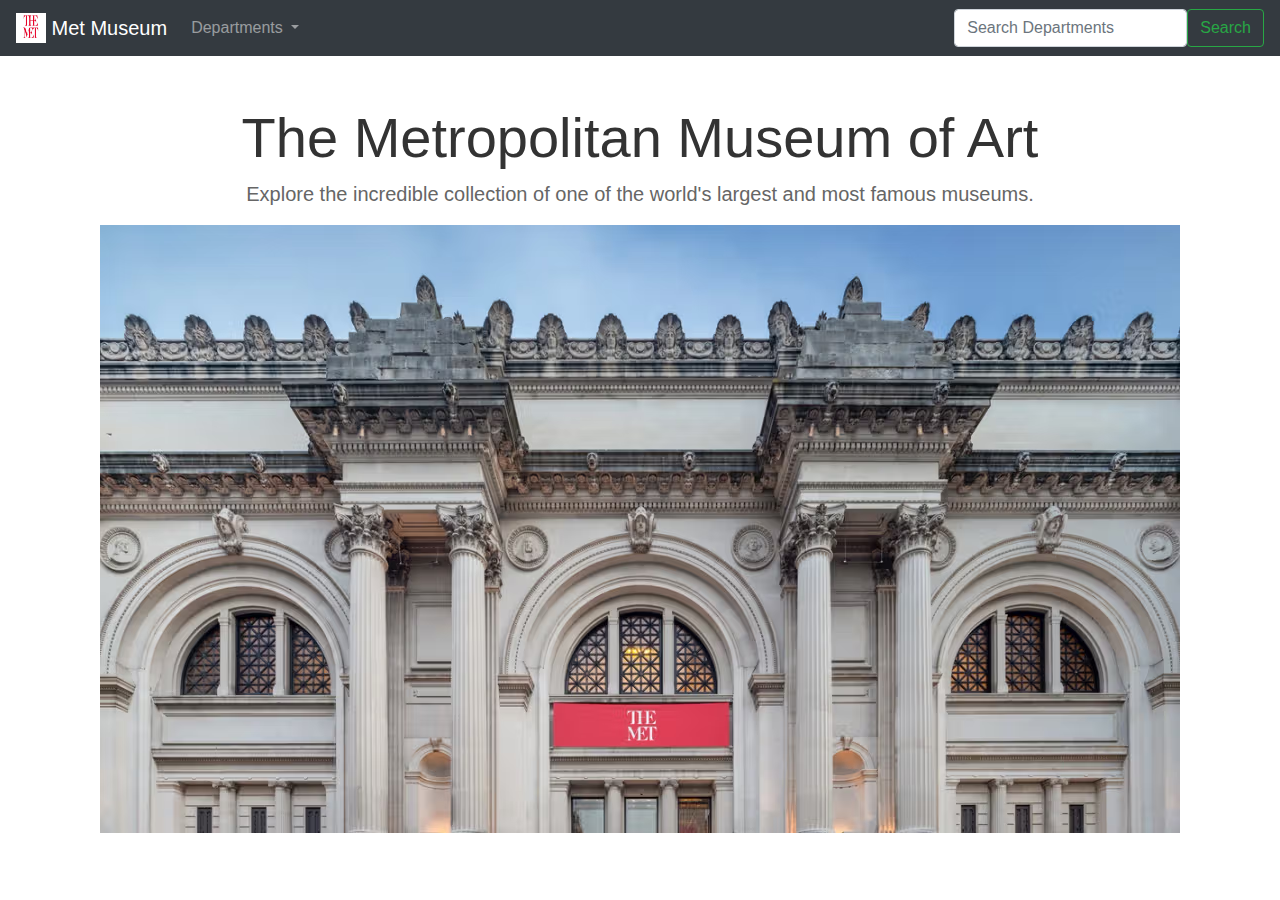
<file: index.html>
<!DOCTYPE html>
<html lang="en">
<head>
    <meta charset="UTF-8">
    <meta name="viewport" content="width=device-width, initial-scale=1.0">
    <title>The Metropolitan Museum of Art</title>
    <link rel="icon" href="favicon.ico" type="image/x-icon">
    <link rel="stylesheet" href="https://stackpath.bootstrapcdn.com/bootstrap/4.5.2/css/bootstrap.min.css">
    <link rel="stylesheet" href="css/style.css">
    

</head>
<body>
    <!-- Navbar -->
    <nav class="navbar navbar-expand-lg navbar-dark bg-dark">
        <a class="navbar-brand" href="index.html">
            <img src="assets/images/museumlogo.png" alt="Museum Logo" width="30" height="30" class="d-inline-block align-top">
            Met Museum
        </a>
        <button class="navbar-toggler" type="button" data-toggle="collapse" data-target="#navbarNav" aria-controls="navbarNav" aria-expanded="false" aria-label="Toggle navigation">
            <span class="navbar-toggler-icon"></span>
        </button>
        <div class="collapse navbar-collapse" id="navbarNav">
            <ul class="navbar-nav mr-auto">
                <li class="nav-item dropdown">
                    <a class="nav-link dropdown-toggle" href="#" id="departmentsDropdown" role="button" data-toggle="dropdown" aria-haspopup="true" aria-expanded="false">
                        Departments
                    </a>
                    <div class="dropdown-menu" aria-labelledby="departmentsDropdown" id="department-list">
                        <!-- Department links populated by JavaScript -->
                    </div>
                </li>
            </ul>
            <form class="form-inline my-2 my-lg-0" action="department.html" method="GET">
                <!-- Search bar for departments -->
                <div class="form-group">
                    <input type="text" class="form-control" id="department-search" placeholder="Search Departments" autocomplete="off">
                    <div id="search-suggestions"    class="dropdown-menu" style="width: 100%; display: none;">
                        <!-- Search suggestions populated here by JavaScript -->
                    </div>
                </div>

                <button class="btn btn-outline-success my-2 my-sm-0" type="submit">Search</button>
            </form>
        </div>
    </nav>

    <!-- Main Content -->
    <div class="container mt-5">
        
        <!-- Page Title (Dynamic) -->
        <h1 id="page-title" class="display-4 text-center">The Metropolitan Museum of Art</h1>

        <p class="lead text-center">Explore the incredible collection of one of the world's largest and most famous museums.</p>
        <div class="row">
            <div class="col text-center">
                <img src="assets/images/museum-main.jpg" class="img-fluid" alt="Museum Image">
            </div>
        </div>
        
    </div>

    <script src="https://code.jquery.com/jquery-3.5.1.min.js"></script>
    <script src="https://stackpath.bootstrapcdn.com/bootstrap/4.5.2/js/bootstrap.bundle.min.js"></script>
    <script src="js/index.js"></script>
    
</body>
</html>
</file>
<file: css/style.css>
body {
    font-family: Arial, sans-serif;
}

.container {
    margin-top: 20px;
}

h1 {
    color: #333;
}

.lead {
    font-size: 1.25rem;
    color: #666;
}
</file>
